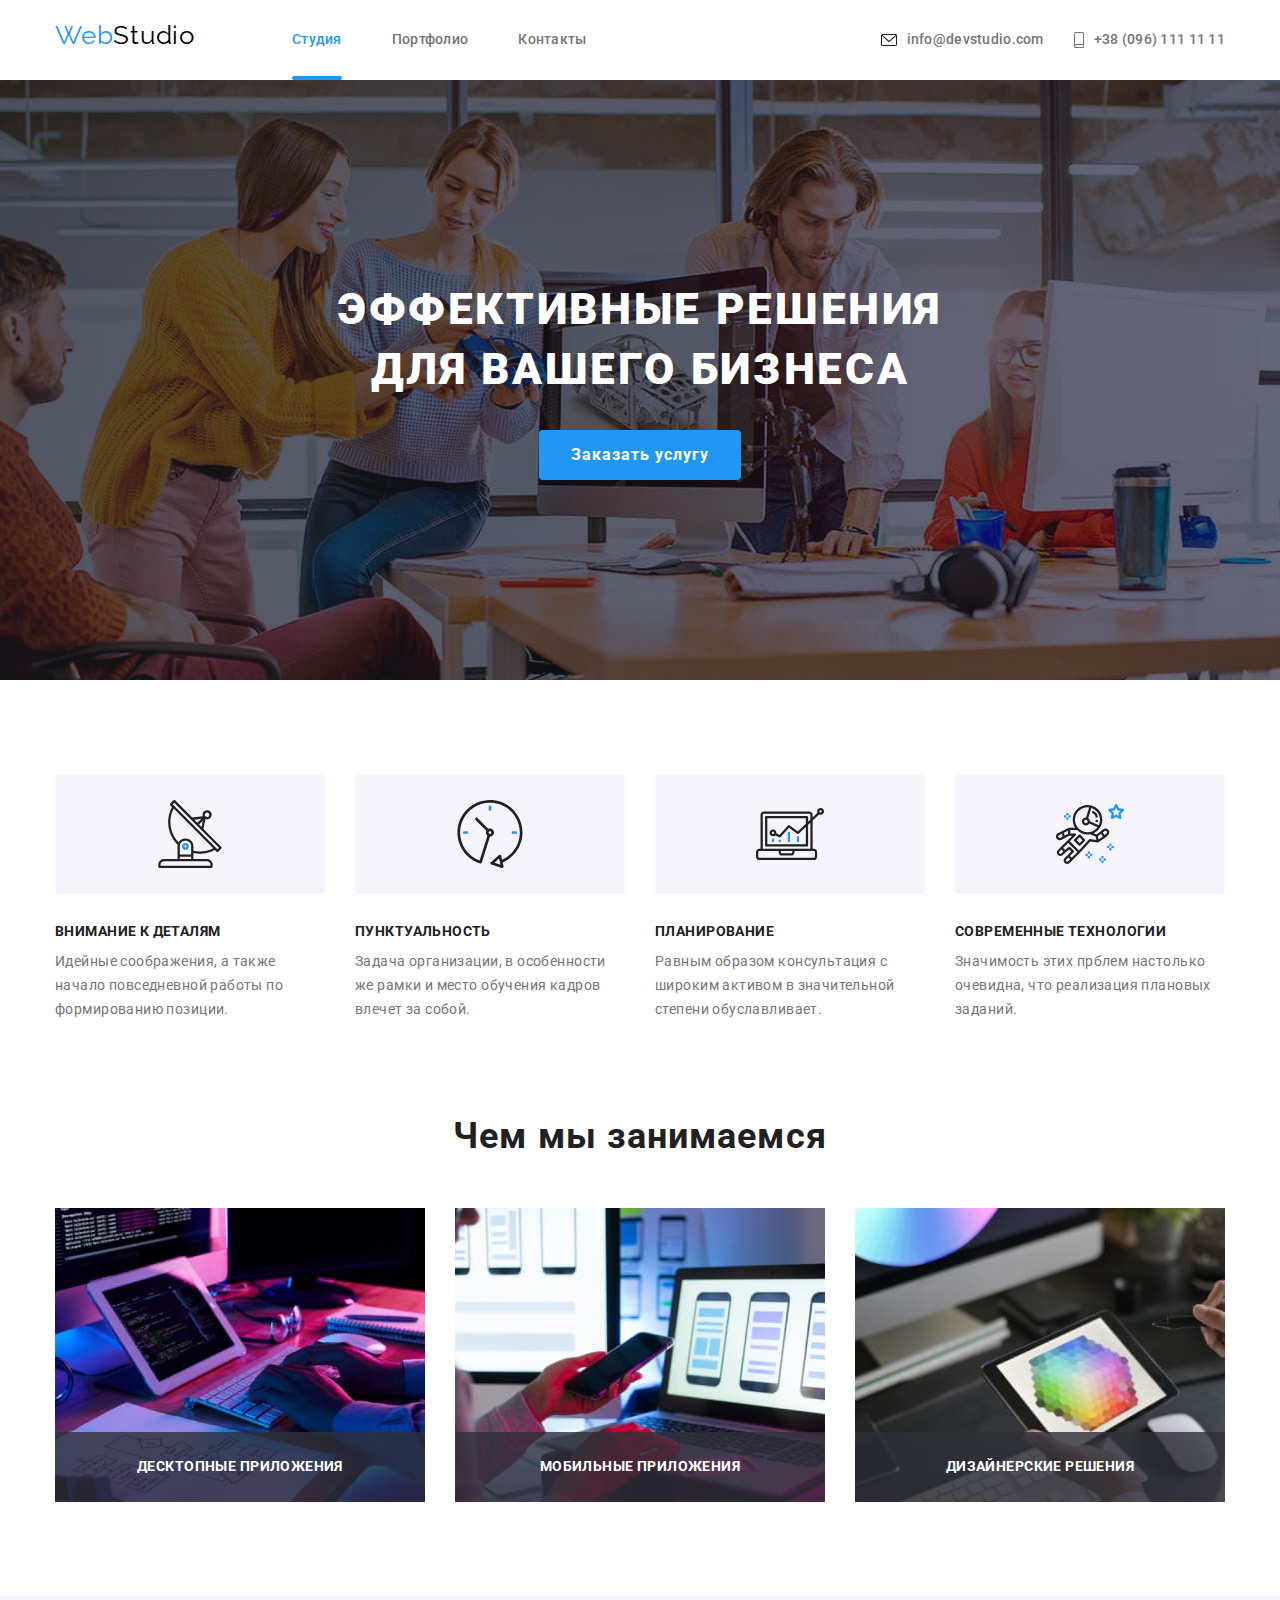
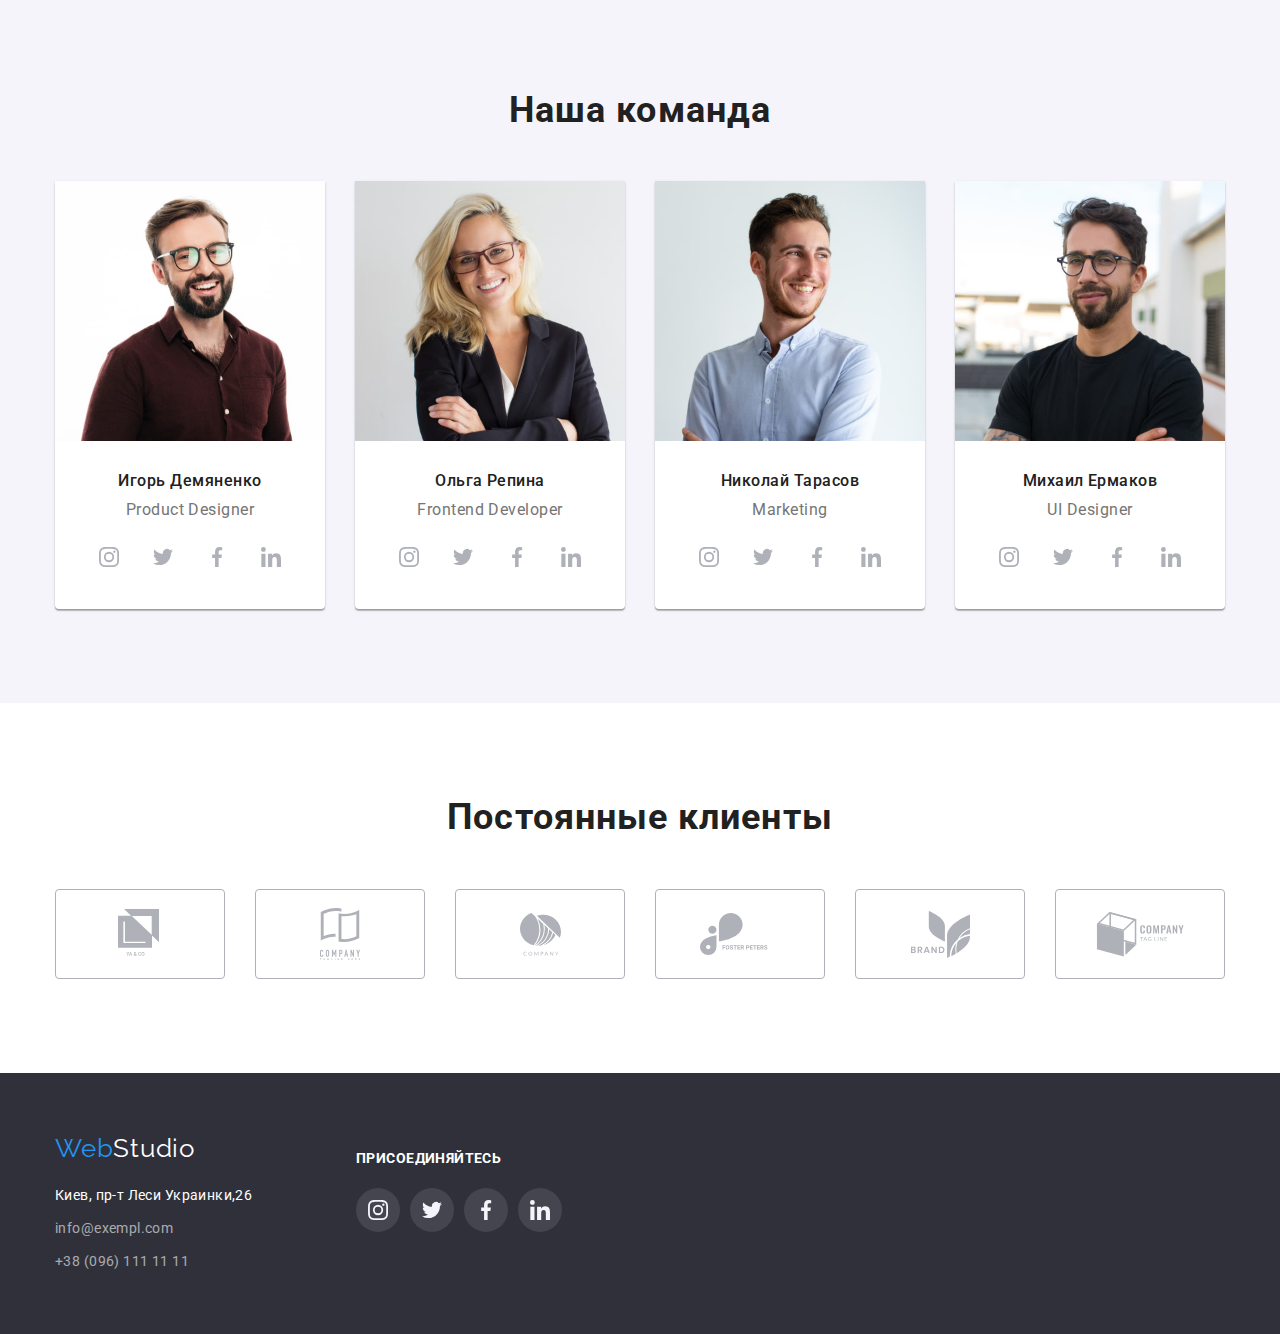
<file: index.html>
<!DOCTYPE html>
<html lang="ru">
  <head>
    <meta charset="UTF-8" />
    <meta name="viewport" content="width=device-width, initial-scale=1.0" />
    <title>Веб студия. Главная</title>
    <link
      href="https://fonts.googleapis.com/css2?family=Raleway:wght@700&family=Roboto:wght@400;500;700;900&display=swap"
      rel="stylesheet"
    />
    <link
      href="https://cdnjs.cloudflare.com/ajax/libs/modern-normalize/1.0.0/modern-normalize.min.css"
      rel="stylesheet"
    />
    <!-- параметр - fallback - заменен параметром swap в линке на гугл фонт.-->
    <!-- link rel="stylesheet" href="./css/normalize.css" /   -->
    <link rel="stylesheet" href="./css/common.css" />
    <link rel="stylesheet" href="./css/main.css" />
    <link rel="stylesheet" href="./css/modal-w-1.css" />
  </head>

  <body>
    <!-- Шапка страницы -->
    <header>
      <div class="container menu-nv">
        <!-- site-nav - Главная навигация -->
        <nav>
          <!-- logo Логотип, всегда ссылка -->
          <a href="./" lang="en" class="logo"
            >Web<span class="logo-black">Studio</span></a
          >
          <!-- site-nav - Ссылки на другие страницы или разделы текущей -->
          <ul class="list site-nav">
            <li class="li-site-nav">
              <a class="link current" href="./index.html">Студия</a>
            </li>
            <li class="li-site-nav">
              <a class="link" href="./html/portfolio.html">Портфолио</a>
            </li>
            <li class="li-site-nav">
              <a class="link" href="./">Контакты</a>
            </li>
          </ul>
        </nav>

        <!-- aus-nav, Contats -->
        <ul class="aus-nav list">
          <li class="mail-smartf">
            <a href="mailto:info@devstudio.com" class="link e-mail">
              <svg class="cnts-e-icon" width="16" height="12">
                <use href="./images/main/sprite-cl-gn.svg#envelope"></use>
              </svg>
              info@devstudio.com
            </a>
          </li>
          <li class="mail-smartf">
            <a href="tel:+380961111111" class="link smartphon">
              <svg class="cnts-s-icon" width="10" height="16">
                <use href="./images/main/sprite-cl-gn.svg#smartphone"></use>
              </svg>
              +38 (096) 111 11 11
            </a>
          </li>
        </ul>
      </div>
    </header>

    <!-- Уникальный контент страницы -->
    <main>
      <!-- Hero - Секция главная -->
      <section class="hero">
        <!--*розташування дає різницю*/-->
        <h1 class="hero-title">
          ЭФФЕКТИВНЫЕ РЕШЕНИЯ<br />
          ДЛЯ ВАШЕГО БИЗНЕСА
        </h1>
        <!-- order - Отображение кнопки  или-->
        <!-- service - Указываем ссыпку  без href=  -->
        <a href="#" class="button" data-modal-open>Заказать услугу</a>
      </section>
      <!-- section advantage  - Секция преимуществ -->

      <section class="advntg">
        <div class="container">
          <ul class="list ul-advantage">
            <li class="li-advantage list-item-adv antenna">
              <h3 class="advantage-title">ВНИМАНИЕ К ДЕТАЛЯМ</h3>
              <p>
                Идейные соображения, а также начало повседневной работы по
                формированию позиции.
              </p>
            </li>
            <li class="li-advantage list-item-adv clock">
              <h3 class="advantage-title">ПУНКТУАЛЬНОСТЬ</h3>
              <p>
                Задача организации, в особенности же рамки и место обучения
                кадров влечет за собой.
              </p>
            </li>
            <li class="li-advantage list-item-adv diagram">
              <h3 class="advantage-title">ПЛАНИРОВАНИЕ</h3>
              <p>
                Равным образом консультация с широким активом в значительной
                степени обуславливает.
              </p>
            </li>
            <li class="li-advantage list-item-adv astronaut">
              <h3 class="advantage-title">СОВРЕМЕННЫЕ ТЕХНОЛОГИИ</h3>
              <p>
                Значимость этих прблем настолько очевидна, что реализация
                плановых заданий.
              </p>
            </li>
          </ul>
        </div>
      </section>

      <!-- section work -->

      <section class="section-work">
        <div class="container">
          <h2 class="section-title">Чем мы занимаемся</h2>
          <ul class="list lu-work">
            <li class="li-work img">
              <img
                src="./images/21.jpg"
                alt="Программист за работой, использует планшет, рукопись, набирая команды на клавиатуре."
                width="370"
              />
              <p class="label-work">ДЕСКТОПНЫЕ ПРИЛОЖЕНИЯ</p>
              <!--  -->
            </li>
            <li class="li-work img">
              <img
                src="./images/22.jpg"
                alt="Человек держит в руках айфон и работает на ноутбуке."
                width="370"
              />
              <p class="label-work">МОБИЛЬНЫЕ ПРИЛОЖЕНИЯ</p>
              <!--  -->
            </li>
            <li class="li-work img">
              <img
                src="./images/23.jpg"
                alt="Дизайнер держит в руках планшет и выбирает цвет из изображенной палитры цветов."
                width="370"
              />
              <p class="label-work">ДИЗАЙНЕРСКИЕ РЕШЕНИЯ</p>
              <!--  -->
            </li>
          </ul>
        </div>
      </section>

      <!-- section staff -->
      <section class="section-staff">
        <div class="container">
          <!--*розташування дає різницю*/-->
          <h2 class="section-title">Наша команда</h2>
          <ul class="list lu-staff">
            <li class="li-staff outline-staff img">
              <img
                src="./images/31.jpg"
                alt="Фотография Игоря Демяненко Product Designer."
                width="270"
              />
              <div class="staff-pr max-wd">
                <h3 class="staff-title">Игорь Демяненко</h3>
                <p class="staff-p">Product Designer</p>

                <!--soc icon-->
                <ul class="list soc-icon-list">
                  <li class="soc-icon-item">
                    <a
                      class="soc-icon-link"
                      href="https://instagram.com"
                      target="_blank"
                      rel="noopener noreferrer"
                      aria-label="ссылка Инстаграм"
                    >
                      <svg class="soc-icon">
                        <use
                          href="./images/main/sprite.svg#instagram-grey"
                        ></use>
                      </svg>
                    </a>
                  </li>
                  <li class="soc-icon-item">
                    <a
                      class="soc-icon-link"
                      href="https://twitter.com"
                      target="_blank"
                      rel="noopener noreferrer"
                      aria-label="ссылка Твиттер"
                    >
                      <svg class="soc-icon">
                        <use href="./images/main/sprite.svg#twitter-grey"></use>
                      </svg>
                    </a>
                  </li>
                  <li class="soc-icon-item">
                    <a
                      class="soc-icon-link"
                      href="https://facebook.com"
                      target="_blank"
                      rel="noopener noreferrer"
                      aria-label="ссылка Фейсбук"
                    >
                      <svg class="soc-icon">
                        <use
                          href="./images/main/sprite.svg#facebook-grey"
                        ></use>
                      </svg>
                    </a>
                  </li>
                  <li class="soc-icon-item">
                    <a
                      class="soc-icon-link"
                      href="https://linkedin.com"
                      target="_blank"
                      rel="noopener noreferrer"
                      aria-label="ссылка Линкедин"
                    >
                      <svg class="soc-icon">
                        <use
                          href="./images/main/sprite.svg#linkedin-grey"
                        ></use>
                      </svg>
                    </a>
                  </li>
                </ul>
              </div>
            </li>
            <!--end soc icon -->
            <li class="li-staff outline-staff img">
              <img
                src="./images/32.jpg"
                alt="Фотография Ольги Репиной Frontend Developer."
                width="270"
              />
              <div class="staff-pr max-wd">
                <h3 class="staff-title">Ольга Репина</h3>
                <p class="staff-p">Frontend Developer</p>

                <!--soc icon-->
                <ul class="list soc-icon-list">
                  <li class="soc-icon-item">
                    <a
                      class="soc-icon-link"
                      href="https://instagram.com"
                      target="_blank"
                      rel="noopener noreferrer"
                      aria-label="ссылка Инстаграм"
                    >
                      <svg class="soc-icon">
                        <use
                          href="./images/main/sprite.svg#instagram-grey"
                        ></use>
                      </svg>
                    </a>
                  </li>
                  <li class="soc-icon-item">
                    <a
                      class="soc-icon-link"
                      href="https://twitter.com"
                      target="_blank"
                      rel="noopener noreferrer"
                      aria-label="ссылка Твиттер"
                    >
                      <svg class="soc-icon">
                        <use href="./images/main/sprite.svg#twitter-grey"></use>
                      </svg>
                    </a>
                  </li>
                  <li class="soc-icon-item">
                    <a
                      class="soc-icon-link"
                      href="https://facebook.com"
                      target="_blank"
                      rel="noopener noreferrer"
                      aria-label="ссылка Фейсбук"
                    >
                      <svg class="soc-icon">
                        <use
                          href="./images/main/sprite.svg#facebook-grey"
                        ></use>
                      </svg>
                    </a>
                  </li>
                  <li class="soc-icon-item">
                    <a
                      class="soc-icon-link"
                      href="https://linkedin.com"
                      target="_blank"
                      rel="noopener noreferrer"
                      aria-label="ссылка Линкедин"
                    >
                      <svg class="soc-icon">
                        <use
                          href="./images/main/sprite.svg#linkedin-grey"
                        ></use>
                      </svg>
                    </a>
                  </li>
                </ul>
              </div>
            </li>
            <!--end soc icon -->

            <li class="li-staff outline-staff img">
              <img
                src="./images/33.jpg"
                alt="Фотография Николая Тарасова Marketing."
                width="270"
              />
              <div class="staff-pr max-wd">
                <h3 class="staff-title">Николай Тарасов</h3>
                <p class="staff-p">Marketing</p>

                <!--soc icon-->
                <ul class="list soc-icon-list">
                  <li class="soc-icon-item">
                    <a
                      class="soc-icon-link"
                      href="https://instagram.com"
                      target="_blank"
                      rel="noopener noreferrer"
                      aria-label="ссылка Инстаграм"
                    >
                      <svg class="soc-icon">
                        <use
                          href="./images/main/sprite.svg#instagram-grey"
                        ></use>
                      </svg>
                    </a>
                  </li>
                  <li class="soc-icon-item">
                    <a
                      class="soc-icon-link"
                      href="https://twitter.com"
                      target="_blank"
                      rel="noopener noreferrer"
                      aria-label="ссылка Твиттер"
                    >
                      <svg class="soc-icon">
                        <use href="./images/main/sprite.svg#twitter-grey"></use>
                      </svg>
                    </a>
                  </li>
                  <li class="soc-icon-item">
                    <a
                      class="soc-icon-link"
                      href="https://facebook.com"
                      target="_blank"
                      rel="noopener noreferrer"
                      aria-label="ссылка Фейсбук"
                    >
                      <svg class="soc-icon">
                        <use
                          href="./images/main/sprite.svg#facebook-grey"
                        ></use>
                      </svg>
                    </a>
                  </li>
                  <li class="soc-icon-item">
                    <a
                      class="soc-icon-link"
                      href="https://linkedin.com"
                      target="_blank"
                      rel="noopener noreferrer"
                      aria-label="ссылка Линкедин"
                    >
                      <svg class="soc-icon">
                        <use
                          href="./images/main/sprite.svg#linkedin-grey"
                        ></use>
                      </svg>
                    </a>
                  </li>
                </ul>
              </div>
            </li>
            <!--end soc icon -->

            <li class="li-staff outline-staff img">
              <img
                src="./images/34.jpg"
                alt="Фотография Михаила Ермакова UI Designer."
                width="270"
              />
              <div class="staff-pr max-wd">
                <h3 class="staff-title">Михаил Ермаков</h3>
                <p class="staff-p">UI Designer</p>

                <!--soc icon-->
                <ul class="list soc-icon-list">
                  <li class="soc-icon-item">
                    <a
                      class="soc-icon-link"
                      href="https://instagram.com"
                      target="_blank"
                      rel="noopener noreferrer"
                      aria-label="ссылка Инстаграм"
                    >
                      <svg class="soc-icon">
                        <use
                          href="./images/main/sprite.svg#instagram-grey"
                        ></use>
                      </svg>
                    </a>
                  </li>
                  <li class="soc-icon-item">
                    <a
                      class="soc-icon-link"
                      href="https://twitter.com"
                      target="_blank"
                      rel="noopener noreferrer"
                      aria-label="ссылка Твиттер"
                    >
                      <svg class="soc-icon">
                        <use href="./images/main/sprite.svg#twitter-grey"></use>
                      </svg>
                    </a>
                  </li>
                  <li class="soc-icon-item">
                    <a
                      class="soc-icon-link"
                      href="https://facebook.com"
                      target="_blank"
                      rel="noopener noreferrer"
                      aria-label="ссылка Фейсбук"
                    >
                      <svg class="soc-icon">
                        <use
                          href="./images/main/sprite.svg#facebook-grey"
                        ></use>
                      </svg>
                    </a>
                  </li>
                  <li class="soc-icon-item">
                    <a
                      class="soc-icon-link"
                      href="https://linkedin.com"
                      target="_blank"
                      rel="noopener noreferrer"
                      aria-label="ссылка Линкедин"
                    >
                      <svg class="soc-icon">
                        <use
                          href="./images/main/sprite.svg#linkedin-grey"
                        ></use>
                      </svg>
                    </a>
                  </li>
                </ul>
              </div>
            </li>
            <!--end soc icon -->
          </ul>
        </div>
      </section>

      <!-- секція клієнтів -->
      <section class="section-clients">
        <div class="container">
          <h2 class="section-title">Постоянные клиенты</h2>
          <ul class="list clts-icon-list">
            <li class="clts-icon-item">
              <a
                class="clts-icon-link"
                href="./index.html"
                target="_blank"
                rel="noopener noreferrer"
                aria-label="ссылка YA&CO"
              >
                <svg class="clts-icon-o">
                  <use href="./images/main/sprite-cl-gn.svg#logo-1"></use>
                </svg>
              </a>
            </li>

            <li class="clts-icon-item">
              <a
                class="clts-icon-link"
                href="./index.html"
                target="_blank"
                rel="noopener noreferrer"
                aria-label="ссылка COMPANY  TAGLINE HERE"
              >
                <svg class="clts-icon-t">
                  <use href="./images/main/sprite-cl-gn.svg#logo-2"></use>
                </svg>
              </a>
            </li>
            <li class="clts-icon-item">
              <a
                class="clts-icon-link"
                href="./index.html"
                target="_blank"
                rel="noopener noreferrer"
                aria-label="ссылка COMPANY"
              >
                <svg class="clts-icon-th">
                  <use href="./images/main/sprite-cl-gn.svg#logo-3"></use>
                </svg>
              </a>
            </li>
            <li class="clts-icon-item">
              <a
                class="clts-icon-link"
                href="./index.html"
                target="_blank"
                rel="noopener noreferrer"
                aria-label="ссылка FOSTER PETERS"
              >
                <svg class="clts-icon-fr">
                  <use href="./images/main/sprite-cl-gn.svg#logo-4"></use>
                </svg>
              </a>
            </li>
            <li class="clts-icon-item">
              <a
                class="clts-icon-link"
                href="./index.html"
                target="_blank"
                rel="noopener noreferrer"
                aria-label="ссылка BREND"
              >
                <svg class="clts-icon-fv">
                  <use href="./images/main/sprite-cl-gn.svg#logo-5"></use>
                </svg>
              </a>
            </li>
            <li class="clts-icon-item">
              <a
                class="clts-icon-link"
                href="./index.html"
                target="_blank"
                rel="noopener noreferrer"
                aria-label="ссылка COMPANY TAG LINES"
              >
                <svg class="clts-icon-sx">
                  <use href="./images/main/sprite-cl-gn.svg#logo-6"></use>
                </svg>
              </a>
            </li>
          </ul>
        </div>
      </section>
      <!---->
    </main>

    <!-- Подвал страницы -->
    <footer>
      <div class="container flexbox">
        <!-- Адрес и контакты -->
        <div class="block-adr">
          <a href="./" lang="en" class="logo padd"
            >Web<span class="logo-white">Studio</span></a
          >
          <address class="address">
            <span>Киев, пр-т Леси Украинки,26</span>
            <a href="mailto:info@exempl.com" class="aus-footer"
              >info@exempl.com</a
            >
            <a href="tel:+380961111111" class="aus-footer"
              >+38 (096) 111 11 11</a
            >
          </address>
        </div>
        <!-- соц. контакты, ПРИЗИВ -->
        <div>
          <div class="list soccontact">
            <b class="soccontact-title">ПРИСОЕДИНЯЙТЕСЬ</b>

            <div class="flexbox">
              <ul class="list fsoc-icon-list">
                <li class="fsoc-icon-item">
                  <a
                    class="fsoc-icon-link"
                    href="https://instagram.com"
                    target="_blank"
                    rel="noopener noreferrer"
                    aria-label="ссылка Инстаграм"
                  >
                    <svg class="fsoc-icon">
                      <use href="./images/main/sprite.svg#instagram-grey"></use>
                    </svg>
                  </a>
                </li>
                <li class="fsoc-icon-item">
                  <a
                    class="fsoc-icon-link"
                    href="https://twitter.com"
                    target="_blank"
                    rel="noopener noreferrer"
                    aria-label="ссылка Твиттер"
                  >
                    <svg class="fsoc-icon">
                      <use href="./images/main/sprite.svg#twitter-grey"></use>
                    </svg>
                  </a>
                </li>
                <li class="fsoc-icon-item">
                  <a
                    class="fsoc-icon-link"
                    href="https://facebook.com"
                    target="_blank"
                    rel="noopener noreferrer"
                    aria-label="ссылка Фейсбук"
                  >
                    <svg class="fsoc-icon">
                      <use href="./images/main/sprite.svg#facebook-grey"></use>
                    </svg>
                  </a>
                </li>
                <li class="fsoc-icon-item">
                  <a
                    class="fsoc-icon-link"
                    href="https://linkedin.com"
                    target="_blank"
                    rel="noopener noreferrer"
                    aria-label="ссылка Линкедин"
                  >
                    <svg class="fsoc-icon">
                      <use href="./images/main/sprite.svg#linkedin-grey"></use>
                    </svg>
                  </a>
                </li>
              </ul>
            </div>
          </div>
        </div>
      </div>
    </footer>

    <!-- модальне вікно, скрипт JS в modal.js-->

    <div class="backdrop is-hidden" data-modal>
      <!--     <a class="close-modal-link" data-modal-open="">
        
        <svg class="icon-ellipse-modal" width="30" , right="30">
          <use href="./images/main/sprite-cl-gn.svg#circle"></use>
        </svg>
        <svg class="icon-modal" width="18" , right="18">
          <use href="./images/main/sprite-cl-gn.svg#closelink"></use>
        </svg>
       
      </a>
       -->

      <div class="modal-one">
        <p>Оставьте свои данные, мы вам перезвоним</p>
        <div class="content-modal flexbox-modal">
          <!--    <button class="button" href="">Отправить</button> -->
          <!--  <button type="button" data-modal-close>закрить</button> -->
          <button class="button-modal-close" data-modal-close="">
            <!--  <a href="#" class="button link" data-modal-close>-->
            <svg class="icon-modal-close" width="18" height="18">
              <use href="./images/main/sprite-cl-gn.svg#closelink"></use>
            </svg>
          </button>
        </div>
      </div>
    </div>

    <!--  скрипт JS в modal.js    -->
    <script src="./js/modal.js"></script>
  </body>
</html>

<!-- абсолютные пути
                  <img src="https://www.figma.com/file/VQ02IIL57fc33U4GP1WEdf/Web-Studio-Version-2.0?node-id=1572%3A136"
                
                  <img src="https://www.figma.com/file/VQ02IIL57fc33U4GP1WEdf/Web-Studio-Version-2.0?node-id=1572%3A141"
             
                  <img src="https://www.figma.com/file/VQ02IIL57fc33U4GP1WEdf/Web-Studio-Version-2.0?node-id=1572%3A146"
    
                  <img src="https://www.figma.com/file/VQ02IIL57fc33U4GP1WEdf/Web-Studio-Version-2.0?node-id=1572%3A155"
                  
                  <img src="https://www.figma.com/file/VQ02IIL57fc33U4GP1WEdf/Web-Studio-Version-2.0?node-id=1572%3A183"
               
                  <img src="https://www.figma.com/file/VQ02IIL57fc33U4GP1WEdf/Web-Studio-Version-2.0?node-id=1572%3A211"
               
                  <img src="https://www.figma.com/file/VQ02IIL57fc33U4GP1WEdf/Web-Studio-Version-2.0?node-id=1572%3A239"  -->
</file>
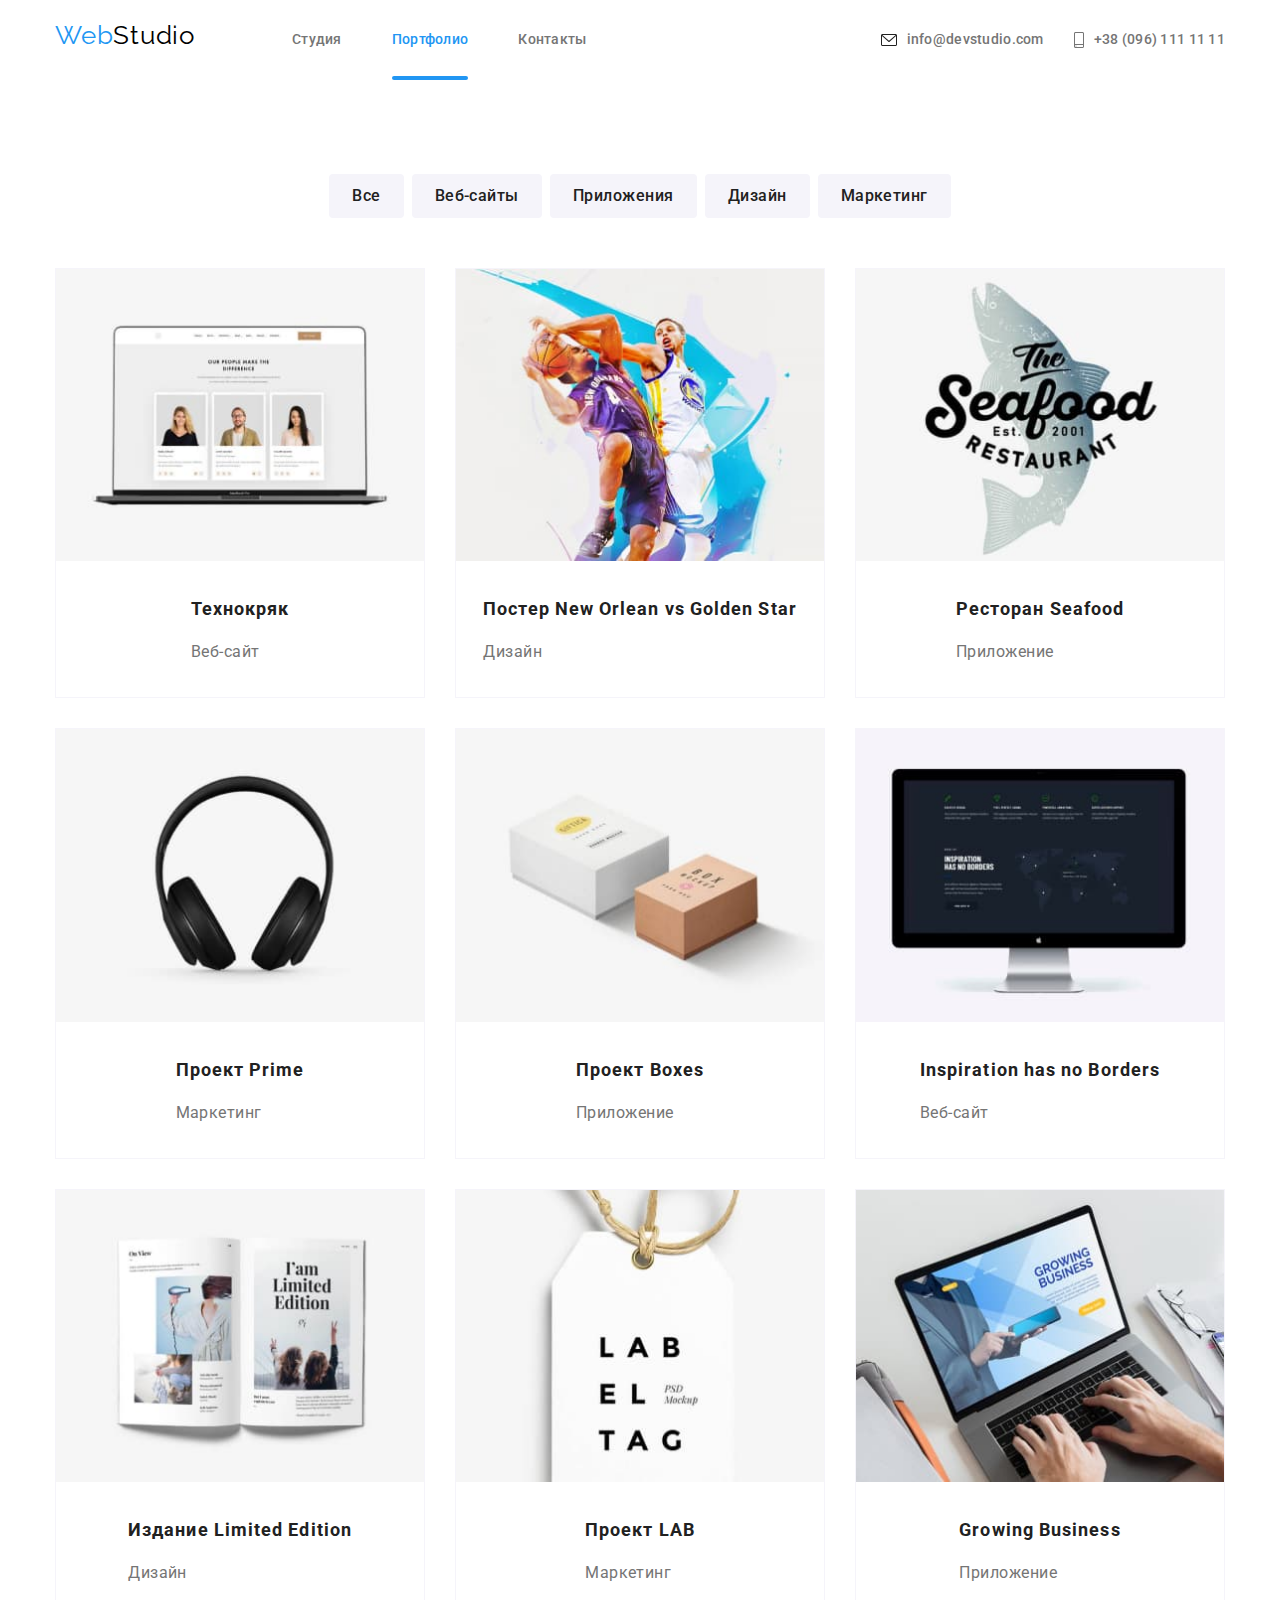
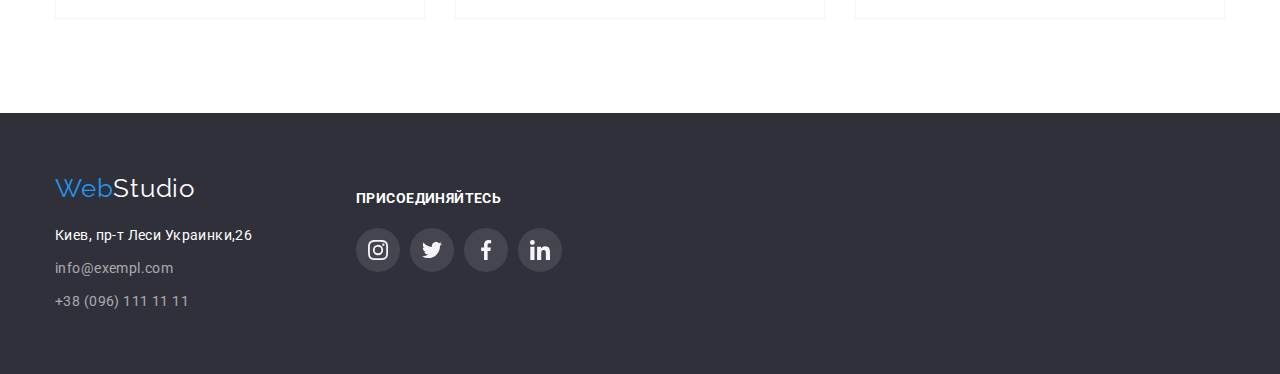
<file: html/portfolio.html>
<!DOCTYPE html>
<html lang="ru">
  <head>
    <meta charset="UTF-8" />
    <meta name="viewport" content="width=device-width, initial-scale=1.0" />
    <title>Portfolio</title>
    <link
      href="https://fonts.googleapis.com/css2?family=Raleway:wght@700&family=Roboto:wght@400;500;700;900&display=swap"
      rel="stylesheet"
    />
    <link
      href="https://cdnjs.cloudflare.com/ajax/libs/modern-normalize/1.0.0/modern-normalize.min.css"
      rel="stylesheet"
    />
    <!-- Див.на 2.34 год. вебінар Модуль 2. Вебинар №3. Основы CSS. Селекторы. Цвет -->
    <!-- link rel="stylesheet" href="./css/normalize.css" /   -->
    <link rel="stylesheet" href="../css/common.css" />
    <link rel="stylesheet" href="../css/portfolio.css" />
    <link rel="stylesheet" href="../css/modal-w-1.css" />
  </head>

  <!-- Контент страницы portfolio-->

  <body>
    <!-- Шапка страницы -->
    <header>
      <div class="container menu-nv">
        <!-- site-nav - Главная навигация -->
        <nav>
          <!-- logo Логотип, всегда ссылка -->
          <a href="../" lang="en" class="logo"
            >Web<span class="logo-black">Studio</span></a
          >
          <!-- site-nav - Ссылки на другие страницы или разделы текущей -->
          <ul class="list site-nav">
            <li class="li-site-nav">
              <a class="link" href="../index.html">Студия</a>
            </li>
            <li class="li-site-nav">
              <a class="link current" href="../html/portfolio.html"
                >Портфолио</a
              >
            </li>
            <li class="li-site-nav">
              <a class="link" href="../">Контакты</a>
            </li>
          </ul>
        </nav>

        <!-- aus-nav, Contats -->
        <ul class="aus-nav list">
          <li class="mail-smartf">
            <a href="mailto:info@devstudio.com" class="link e-mail">
              <svg class="cnts-e-icon" width="16" height="12">
                <use href="../images/main/sprite-cl-gn.svg#envelope"></use>
              </svg>
              info@devstudio.com
            </a>
          </li>
          <li class="mail-smartf">
            <a href="tel:+380961111111" class="link smartphon">
              <svg class="cnts-s-icon" width="10" height="16">
                <use href="../images/main/sprite-cl-gn.svg#smartphone"></use>
              </svg>
              +38 (096) 111 11 11
            </a>
          </li>
        </ul>
      </div>
    </header>

    <main>
      <!-- навигация портфолио-->
      <section class="general">
        <div class="container">
          <ul class="filter-btn list topline">
            <li class="describe-btn">
              <button type="button">Все</button>
            </li>
            <li class="describe-btn">
              <button type="button">Веб-сайты</button>
            </li>
            <li class="describe-btn">
              <button type="button">Приложения</button>
            </li>
            <li class="describe-btn">
              <button type="button">Дизайн</button>
            </li>
            <li class="describe-btn">
              <button type="button">Маркетинг</button>
            </li>
          </ul>

          <!--  <h1> ПОРТФОЛИО </h1>      -->
          <ul class="list ul-dcrtn">
            <li class="block-li">
              <!-- cсилка  -->
              <a class="link hf" href="">
                <div class="thumb-c">
                  <img
                    src="../images/portfolio-img/hw-02-001.jpg"
                    alt="Изибражение контента веб-сайта."
                    width="370"
                    height="294"
                  />
                  <p class="describe-work">
                    Технокряк это современная площадка распространения
                    коронавируса. Компании используют эту платформу для
                    цифрового шпионажа и атак на защищенные сервера конкурентов.
                  </p>
                </div>
                <div class="card-title">
                  <h2 class="name-work">Технокряк</h2>
                  <p class="type-work">Веб-сайт</p>
                </div>
              </a>
            </li>

            <li class="block-li">
              <!-- cсилка  -->
              <a class="link hf" href="">
                <div class="thumb-c">
                  <img
                    src="../images/portfolio-img/hw-02-002.jpg"
                    alt="Изображение баскетболистов с мячем."
                    width="370"
                    height="294"
                  />
                  <p class="describe-work">
                    Технокряк это современная площадка распространения
                    коронавируса. Компании используют эту платформу для
                    цифрового шпионажа и атак на защищенные сервера конкурентов.
                  </p>
                </div>

                <div class="card-title">
                  <h2 class="name-work">Постер New Orlean vs Golden Star</h2>
                  <p class="type-work">Дизайн</p>
                </div>
              </a>
            </li>
            <li class="block-li">
              <!-- cсилка  -->
              <a class="link hf" href="">
                <div class="thumb-c">
                  <img
                    src="../images/portfolio-img/hw-02-003.jpg"
                    alt="Изображение афиши ресторана Seafood."
                    width="370"
                    height="294"
                  />
                  <p class="describe-work">
                    Технокряк это современная площадка распространения
                    коронавируса. Компании используют эту платформу для
                    цифрового шпионажа и атак на защищенные сервера конкурентов.
                  </p>
                </div>

                <div class="card-title">
                  <h2 class="name-work">Ресторан Seafood</h2>
                  <p class="type-work">Приложение</p>
                </div>
              </a>
            </li>

            <li class="block-li">
              <!-- cсилка  -->
              <a class="link hf" href="">
                <div class="thumb-c">
                  <img
                    src="../images/portfolio-img/hw-02-004.jpg"
                    alt="Изображение товара наушникм."
                    width="370"
                    height="294"
                  />
                  <p class="describe-work">
                    Технокряк это современная площадка распространения
                    коронавируса. Компании используют эту платформу для
                    цифрового шпионажа и атак на защищенные сервера конкурентов.
                  </p>
                </div>

                <div class="card-title">
                  <h2 class="name-work">Проект Prime</h2>
                  <p class="type-work">Маркетинг</p>
                </div>
              </a>
            </li>
            <li class="block-li">
              <!-- cсилка  -->
              <a class="link hf" href="">
                <div class="thumb-c">
                  <img
                    src="../images/portfolio-img/hw-02-005.jpg"
                    alt="Изображение упаковочных коробок."
                    width="370"
                    height="294"
                  />
                  <p class="describe-work">
                    Технокряк это современная площадка распространения
                    коронавируса. Компании используют эту платформу для
                    цифрового шпионажа и атак на защищенные сервера конкурентов.
                  </p>
                </div>

                <div class="card-title">
                  <h2 class="name-work">Проект Boxes</h2>
                  <p class="type-work">Приложение</p>
                </div>
              </a>
            </li>
            <li class="block-li">
              <!-- cсилка  -->
              <a class="link hf" href="">
                <div class="thumb-c">
                  <img
                    src="../images/portfolio-img/hw-02-006.jpg"
                    alt="Изображение презентации веб-сайта."
                    width="370"
                    height="294"
                  />
                  <p class="describe-work">
                    Технокряк это современная площадка распространения
                    коронавируса. Компании используют эту платформу для
                    цифрового шпионажа и атак на защищенные сервера конкурентов.
                  </p>
                </div>

                <div class="card-title">
                  <h2 class="name-work">Inspiration has no Borders</h2>
                  <p class="type-work">Веб-сайт</p>
                </div>
              </a>
            </li>
            <li class="block-li">
              <!-- cсилка  -->
              <a class="link hf" href="">
                <div class="thumb-c">
                  <img
                    src="../images/portfolio-img/hw-02-007.jpg"
                    alt="Изображение рекламного издания."
                    width="370"
                    height="294"
                  />
                  <p class="describe-work">
                    Технокряк это современная площадка распространения
                    коронавируса. Компании используют эту платформу для
                    цифрового шпионажа и атак на защищенные сервера конкурентов.
                  </p>
                </div>

                <div class="card-title">
                  <h2 class="name-work">Издание Limited Edition</h2>
                  <p class="type-work">Дизайн</p>
                </div>
              </a>
            </li>
            <li class="block-li">
              <!-- cсилка  -->
              <a class="link hf" href="">
                <div class="thumb-c">
                  <img
                    src="../images/portfolio-img/hw-02-008.jpg"
                    alt="Изображение бирка товара."
                    width="370"
                    height="294"
                  />
                  <p class="describe-work">
                    Технокряк это современная площадка распространения
                    коронавируса. Компании используют эту платформу для
                    цифрового шпионажа и атак на защищенные сервера конкурентов.
                  </p>
                </div>

                <div class="card-title">
                  <h2 class="name-work">Проект LAB</h2>
                  <p class="type-work">Маркетинг</p>
                </div>
              </a>
            </li>
            <li class="block-li">
              <!-- cсилка  -->
              <a class="link hf" href="">
                <div class="thumb-c">
                  <img
                    src="../images/portfolio-img/hw-02-009.jpg"
                    alt="Изображение презентации бизнеса на ноутбуке."
                    width="370"
                    height="294"
                  />
                  <p class="describe-work">
                    Технокряк это современная площадка распространения
                    коронавируса. Компании используют эту платформу для
                    цифрового шпионажа и атак на защищенные сервера конкурентов.
                  </p>
                </div>

                <div class="card-title">
                  <h2 class="name-work">Growing Business</h2>
                  <p class="type-work">Приложение</p>
                </div>
              </a>
            </li>
          </ul>
        </div>
      </section>
    </main>

    <!-- Подвал страницы -->
    <footer>
      <div class="container flexbox">
        <!-- Адрес и контакты -->
        <div class="block-adr">
          <a href="../index.html" lang="en" class="logo padd"
            >Web<span class="logo-white">Studio</span></a
          >
          <address class="address">
            <span>Киев, пр-т Леси Украинки,26</span>
            <a href="mailto:info@exempl.com" class="aus-footer"
              >info@exempl.com</a
            >
            <a href="tel:+380961111111" class="aus-footer"
              >+38 (096) 111 11 11</a
            >
          </address>
        </div>
        <!-- соц. контакты, ПРИЗИВ -->
        <div>
          <div class="list soccontact">
            <b class="soccontact-title">ПРИСОЕДИНЯЙТЕСЬ</b>

            <div class="flexbox">
              <ul class="list fsoc-icon-list">
                <li class="fsoc-icon-item">
                  <a
                    class="fsoc-icon-link"
                    href="https://instagram.com"
                    target="_blank"
                    rel="noopener noreferrer"
                    aria-label="ссылка Инстаграм"
                  >
                    <svg class="fsoc-icon">
                      <use
                        href="../images/main/sprite.svg#instagram-grey"
                      ></use>
                    </svg>
                  </a>
                </li>
                <li class="fsoc-icon-item">
                  <a
                    class="fsoc-icon-link"
                    href="https://twitter.com"
                    target="_blank"
                    rel="noopener noreferrer"
                    aria-label="ссылка Твиттер"
                  >
                    <svg class="fsoc-icon">
                      <use href="../images/main/sprite.svg#twitter-grey"></use>
                    </svg>
                  </a>
                </li>
                <li class="fsoc-icon-item">
                  <a
                    class="fsoc-icon-link"
                    href="https://facebook.com"
                    target="_blank"
                    rel="noopener noreferrer"
                    aria-label="ссылка Фейсбук"
                  >
                    <svg class="fsoc-icon">
                      <use href="../images/main/sprite.svg#facebook-grey"></use>
                    </svg>
                  </a>
                </li>
                <li class="fsoc-icon-item">
                  <a
                    class="fsoc-icon-link"
                    href="https://linkedin.com"
                    target="_blank"
                    rel="noopener noreferrer"
                    aria-label="ссылка Линкедин"
                  >
                    <svg class="fsoc-icon">
                      <use href="../images/main/sprite.svg#linkedin-grey"></use>
                    </svg>
                  </a>
                </li>
              </ul>
            </div>
          </div>
        </div>
      </div>
    </footer>
    <!-- Ставим перед закрывающим тегом body.
        data-modal-open - на кнопку открытия модального окна
        data-modal-close - на кнопку закрытия модального окна
        data-modal - на бекдроп модального окна  -->
    <script src="../js/modal.js"></script>
  </body>
</html>

<!-- абсолютные пути  не cкопировались  -->
</file>
<file: css/common.css>
:root {
  /*як селектор html для index.html
  Робимо об'яву своїх перемінних:*/
  --primary-text-color: #212121;
  --title-text-color: #757575;
  --accent-color: #2196f3;
  --primary-white-color: #ffffff;

  --secondary-bckgr-color: #2f303a;
  --secondary-grey-color: rgba(255, 255, 255, 0.6);
  --soc-icon-grey-color:  rgba(255, 255, 255, 0.1);
  --field-color:  rgba(47, 48, 58, 0.8);
  --thumb-c-color: rgba(33, 150, 243, 0.9);  /* Голубой #2196f3 (33, 150, 243) 90% */
 
  --secondary-black-color: #000000;
  --button-bckgr-color: #f5f4fa;
  --soc-icon-color: #AFB1B8;
  --no-color: #00; /* 00 - полностью прозрачный */
  --noel-color: rgba(0, 0, 0, 0.1);

  --timing-function:  cubic-bezier(0.4, 0, 0.2, 1);
}


body {
  background-color: var(--primary-white-color);
  color: var(--title-text-color);

  font-family: Roboto, Raleway, sans-serif;
  /*щрифт без насічок*/
  /*letter-spacing: 0.15em;   Унаслідковуване*/
}

.container {
  /*  центрування  */
  /*margin: 0 auto;*/
  margin-left: auto;
  margin-right: auto;
  width: 1200px; /* 1170 + 15 + 15 */
  padding-left: 15px;
  padding-right: 15px;


  /*outline: 2px solid tomato; /* слой */
  /* background-color: #fffbbb; / завжди використовуватити в роботі з container*/
}

/*  margin: 0 auto;  */

img {
  /*зняти margin в картиках*/
  display: block;
  max-width: 100%;
  height: auto;
}
a {
  text-decoration: none;
}

/*{ display: inline-block; /Превращает любой элемент в строчный, простой  текст */

/**** Site-nav  */
.menu-nv {
  position: relative;     /*модальне вікго ? */
  display: flex;
  height: 80px;
  align-items: center;
}

.list {
  padding: 0; /* або пройтись через ліву крайню кнопку в F12 */
  margin: 0; /* або пройтись через ліву крайню кнопку в F12 */
           
  /* class для сброса стиля, например, точек при uL 
  и link для можно так же. M.2,Веб.З: 1.42.20 */
  list-style: none; 
}

/* logo */
.logo {
  display: inline-flex;
  color: var(--accent-color);
  font-family: Raleway, cursive;
  font-size: 26px;
  line-height: 1.19;
  /* identical to box height */
  letter-spacing: 0.03em;
  text-decoration: none; /*праює тільки зі ссилками*/
 }

.logo-black {
  margin-right: 93px; 
  color: var(--secondary-black-color);
}

.site-nav .link,
.aus-nav .link {
  
  display: block;
  align-items: center;
  padding-top: 32px;
  padding-bottom: 32px;

  color: var(--title-text-color);

  font-weight: 500;
  font-size: 14px;
  line-height: 1.14;
  letter-spacing: 0.02em;
}
/* очистка крайньої геометрії, 3-й варіант*/
.site-nav .li-site-nav + .li-site-nav { 
   margin-left: 50px; 
}

.site-nav {
  display: inline-flex;
}
.site-nav .current{
  display: block; /* зняти зазор перед елементом справа (для inline block - не застосовується)*/
  color: var(--accent-color);
  transition: color 250ms  var(--timing-function),
              opacity 250ms  var(--timing-function);
}
.site-nav .link:hover,
.site-nav .current:focus {
  color: var(--accent-color);
  text-decoration: none; /*праює тільки зі ссилками*/

}

/* контакти:іконки mail-tel */
/* svg */

.cnts-e-icon {        /* <swg> */
  margin-right: 10px;
  /*width: 16px;
  height: 12px;*/
  fill: var(--primary-text-color);

}
.e-mail {             /* <a> */
  display: flex;
  align-items: center;
}

.cnts-s-icon {        /* <swg> */
  margin-right:10px;   
  /*width: 10px;
  height: 16px;*/
  fill: var(--title-text-color); /* перед цим з sprite.svg видалити fill */
}   
.smartphon {            /* <a> */
  display: flex;
  align-items: center;
}

.mail-smartf {    /* <li>  */
  display: flex;  
  align-items: center; 
 /* background-color: var(--soc-icon-grey-color);*/
 }

.mail-smartf .link  {
  display: flex;  /* зняти зазор перед елементом справа (для inline block - не застосовується) */
  padding-top: 32px;
  padding-bottom: 32px;
  align-items: center;
}
.aus-nav {     /* <ul> */
  display: flex;
  margin-left: auto;
}
.aus-nav .mail-smartf + .mail-smartf {    /* <li>  */
  margin-left: 30px;

}

.aus-nav .e-mail:hover .cnts-e-icon,
.aus-nav .smartphon:hover .cnts-s-icon {
  fill: var(--accent-color);
  transition: fill 250ms  var(--timing-function),
  opacity 250ms  var(--timing-function);
}
.aus-nav .e-mail:hover, 
.aus-nav .e-mail:focus, 
.aus-nav .smartphon:hover,
.aus-nav .smartphon:focus {
 color: var(--accent-color);
}

/* :: finger і підкреслювання */
/*.finger::after {
  background-image: url("../images/finger.svg");    /*фонове зображення  /
  fill: var(--soc-icon-color); / перед цим з sprite.svg видалити fill /
}
.finger:hover::after {
  background-image: url("../images/finger.svg");
  fill: var(--accent-color);
}    */

 /*.menu-link .current:hover::after {
  content: ""; /*обовязкова властивысть псевдоелемента, для йоно створення досить залишити пустим*/
  /*position: absolute; /* ! на предка назначити  position: relative;*/
 /* position: relative;
      display: flex;
      left: 453px;
  bottom: 0;
  width: 49px;
  height: 4px;
  background-color: var(--accent-color);
    outline: 1px solid tomato; /* слой /
  border-radius: 2px; */
 
.li-site-nav{
  position: relative;
 }
.current::after {   /* клас з   <a class="link current" href="./index.html">Студия</a> */
  content: "";
  position: absolute; /* ! на батька задати ссилку  position: relative; +++ -> вище */
  width: 100%;
  height: 4px;
  left:0;
  bottom:0;
  background: var(--accent-color);
  border-radius: 2px; 
  align-items: center;
}
  

/* main */
/* end main */


/*  footer,  для portfolio, index */
.flexbox {
  display: flex;
}
/*footer background #2F303A*/

footer {
     /*  центрування  */
    /*margin: 0 auto;*/
  margin left: auto;
  margin right: auto;
  margin-top: 0;
  margin-bottom: 0;
  padding-top: 60px;
  padding-bottom: 60px;
/*  padding-left: 15px;
  padding-right: 15px; */
  background-color: var(--secondary-bckgr-color);
  color: var(--primary-white-color);
}
.block-adr{
  display: block;
  direction: column;
}

/* logo */
.logo-white {
  color: var(--primary-white-color);
}
/* address */
.address {
  width: 231px;
  margin-right: 70px;
  margin-top: 20px;
  font-style: normal;
  font-weight: 400;
  font-size: 14px;
  line-height: 1.71; /* or 171% */
  letter-spacing: 0.03em;
}
.aus-footer {
  display: block;
  margin-top: 9px; 
  color: var(--secondary-grey-color);
  direction: column;
  transition: color 250ms  var(--timing-function),
  opacity 250ms  var(--timing-function);
}
.aus-footer:hover,
.aus-footer:focus {
  /*ефект наведення M.2,Веб.З: 1.47.20 */
  color: var(--accent-color);
}
.soccontact{
  /* padding-top: 75px;
 padding-bottom: 97px; */
 width: 206px;
 margin-top: 15px;
 margin-bottom: 34px;
} 
.soccontact-title {
margin-top: 0;
/*margin-bottom: 20px;*/
font-weight: 700;
font-size: 14px;
line-height: 1.45;
letter-spacing: 0.03em;
 color: var(--primary-white-color);
}

/***  сщціальні  компоненти  ***/

.list .fsoc-icon-list {
  /* позиціонуємо елементи <ul>  в ряд, Практ. №8 1.50.59 */
  display: flex;
  justify-content: center; 
  padding-bottom: 0; 
  margin-top: 20px;
}
.fsoc-icon-item:not(:last-child) {
  /* елементи <li> */
  margin-right: 10px;
}
.fsoc-icon {
  /* іконка <svg>*/
  height: 20px;
  width: 20px;
  fill: var(--button-bckgr-color); /* перед цим з sprite.svg видалити fill */
  transition: fill 250ms  var(--timing-function), 
  opacity 250ms var(--timing-function);
}
 .fsoc-icon-item .fsoc-icon-link{
  /* ссилка <a> */
  display: flex;
  justify-content: center;
  align-items: center;
  width: 44px;
  height: 44px;
  border-radius: 50%;
  background-color: var(--soc-icon-grey-color);
  transition: background-color 250ms  var(--timing-function),
  opacity 250ms  var(--timing-function);
  /*  background-color: var(--primary-white-color); */
}
.fsoc-icon-link:hover {
  /* задаємо колір на ссилку при hover, Практ. №8 2.04.20  */
  background-color: var(--accent-color);
}
.fsoc-icon-item .fsoc-icon-link:hover .fsoc-icon {
    /* hover на ссилку */
  fill: var(--primary-white-color);
}

/*  .soc-icon {
 fill: var(--accent-color);
} */
</file>
<file: css/main.css>
/*hero*/
h1 {
  font-weight: 900;
  font-size: 44px;
  line-height: 1.36; /* or 136% */
  text-align: center;
  letter-spacing: 0.06em;
}

.hero-title {
  margin-top: 0;
  margin-bottom: 0;
}

.hero {
  /* height: 600px; центрування  margin: 0 auto; */
  margin-left: auto;
  margin-right: auto;
  padding-top: 200px;

  text-align: center; /*від цього елемента унаслідує .hero-title та .button */
  max-width: 1600px;
  height: 600px;
  outline: 1px, solid, blacK;
  background-image: linear-gradient(
      to right,
      rgba(33, 38, 48, 0.5),
      rgba(23, 23, 46, 0.3)
    ),
    url("../images/main/main-jpeg.jpg");
  background-position: center;
  background-repeat: no repeat;
  background-size: cover;
  background-color: var(--secondary-bckgr-color);
  color: var(--primary-white-color);

  /*background-color: #tomato; / завжди використовуватити в роботі з container*/
  /*margin-bottom: 100px; / margin, padding допоміжно використовуватити в роботі */
}

/* button - Системи кнопок M.2,Веб.З: 2.09.40 */
.hero a {
  text-decoration: none; /*праює тільки зі ссилками*/
}

.button {
  display: inline-block; /*щоб розвернути в горизонталь і запрацювали  padding горизонталі */
  border-radius: 4px;
  padding-left: 32px;
  padding-right: 32px;
  padding-top: 10px;
  padding-bottom: 10px;
  margin-top: 30px;

  border-style: none;
  /* border-color робимо прозорим якщо border є  transparent ; opacity: 0.5; */

  color: var(--primary-white-color);
  background-color: var(--accent-color);

  font-weight: 700;
  font-size: 16px;
  line-height: 1.87;
  letter-spacing: 0.06em;

  text-align: center;
  transition: background-color 250ms var(--timing-function),
    color 250ms var(--timing-function),
    opacity 250ms  var(--timing-function);
}
.button:hover,
.button:focus {
  background-color: var(--accent-color);
  color: var(--secondary-grey-color);
}

section {
  color: var(--primary-text-color);
}

/* section advantage */
.advntg {
  padding-top: 94px;
}

.list-item-adv::before {
  width: 270px;
  height: 120px;
  margin: 0;
  margin-bottom: 30px;
  /* border-radius: ;
/* box-shadow: ;*/
  display: block;
  content: ""; /*обовязкова властивысть псевдоелемента, для йоно створення досить залишити пустим*/
  /*  border: 1px solid var(--accent-color); /* рамка */
  /*  outline: 1px solid red;*/

  background-size: 25%;
  background-repeat: no-repeat;
  background-position: center;
  background-color: var(--button-bckgr-color);
  border-radius: 4px;
  /* outline: 2px solid teal; /* слой */
}
.antenna::before {
  background-image: url("../images/main/icon-advntg/antenna.svg"); /*фонове зображення*/
}
.clock::before {
  background-image: url("../images/main/icon-advntg/clock.svg"); /*фонове зображення*/
}
.diagram::before {
  background-image: url("../images/main/icon-advntg/diagram.svg"); /*фонове зображення*/
}
.astronaut::before {
  background-image: url("../images/main/icon-advntg/astronaut.svg"); /*фонове зображення*/
}
/*.list-item-adv:nth child (4)::before{
  background-image: url("../images/main/icon-advntg/antenna.svg");} /*com* фонове зображення*/

.advantage-title {
  margin-top: 0;
  margin-bottom: 0;
  color: var(--primary-text-color);

  font-weight: 700;
  font-size: 14px;
  line-height: 1.14;
  letter-spacing: 0.03em;

  /* background-color: tomato; / завжди використовуватити в роботі з container*/
  /*margin-bottom: 100px; / margin, padding допоміжно використовуватити в роботі */
}

p {
  margin-top: 10px;
  margin-bottom: 0;

  color: var(--title-text-color);

  font-weight: 400;
  font-size: 14px;
  line-height: 1.71;
  letter-spacing: 0.03em;
}
.ul-advantage {
  display: flex; /*багатострочний flex контейнер для ul*/
  flex-wrap: wrap; /*перенос li-елементів строки*/
  /* align-items: center; */
  /* justify-content: center;  /створює проблему пустого місця*/
  /* max-lines: ; */
  /* background-color: teal;*/
  padding-top: 0;
}
.ul-advantage .li-advantage {
  /* width: 23.125%;  width: 270px; */
  width: calc((100% - 30px * 3) / 4);
  vertical-align: top;
  margin-bottom: 30px;
  margin-right: 30px;

  /* padding-bottom: 94px; */
  /*background-color: lightcoral;*/
}
.li-advantage:nth-child(4n) {
  margin-right: 0px; /* зносимо правий margin у 4-го елемента */
}
.li-advantage:nth-last-child(-n + 4) {
  margin-bottom: 0px; /* зносимо нижні margin у 4-х останніх елементів */
  padding-bottom: 94;
}
/*.li-advantage:not(nth-last-child(-n + 4)) { margin-bottom: 30px; } / встановлюєм margin всім крім 4-го елемента */

/*.ul-advantage .li-advantage {   margin-right: ;  }  */
/*.ul-advantage .li-advantage:last-child { margin-right: 0px;  } */
/*.ul-advantage .li-advantage:not(:last-child) {margin-right: 40px; } */
.ul-advantage .li-advantage + .li-advantage {
  /*сeлектор сусіда for display: flex | inline-flex*/
  /* color: */
}

/* section work */
.section-title {
  margin-top: 0;
  margin-bottom: 50px;
  padding-bottom: 0;
  color: var(--primary-text-color);

  font-weight: 700;
  font-size: 36px;
  line-height: 1.16;
  text-align: center;
  letter-spacing: 0.03em;
}
/*.section-work {
  margin-top: 0;
  margin-bottom: 94;}
/*  background-color: orchid; /* завжди використовуватити в роботі з conteiner*/

/* Заголовки з padding */

/* рамка */
.section-work {
  /* outline: 2px solid tomato;  */
  /*border: 1px transparent var(--button-bckgr-color); /* рамка */
  padding-top: 94px;
  padding-bottom: 94px;
  margin-bottom: 0;
  /* float: left; */
}
.lu-work {
  position: relative;
  display: flex; /*багатострочний flex контейнер для ul*/
  flex-wrap: wrap; /*перенос li-елементів строки*/
  /* background-color: yellow; */
}

.lu-work .li-work {
  /* width: 370px;*/
  width: calc((100% - 30px * 2) / 3);
  margin-right: 30px;
  margin-bottom: 30px;
}
/* структурні псевдокласи */
.lu-work .li-work:nth-child(3n) {
  margin-right: 0px; /* зносимо правий margin у 3-го елемента */
}
.lu-work .li-work:nth-last-child(-n + 3) {
  margin-bottom: 0px; /* зносимо нижні margin у 3-х останніх елементів */
}

.label-work {
  position: absolute; /* ! на батька задати ссилку  position: relative;*/
  height: 70px;
  width: calc((100% - 30px * 2) / 3);
  bottom: 0;
  padding-top: 27px;
  padding-bottom: 27px;
  margin-top: 0;

  background-color: var(--field-color);
  color: var(--primary-white-color);
  font-weight: 700;
  font-size: 14px;
  line-height: 1.14;
  text-align: center;
  letter-spacing: 0.03em;
}
/* section staff  */
/* Заголовки + padding */

.section-staff {
  margin-top: 0;
  margin-bottom: 0;
  padding-top: 94px;
  padding-bottom: 94px;
  background-color: var(--button-bckgr-color);

  /* background-color: olive; /* завжди використовуватити в роботі з container*/
}

.outline-staff {
  /* рамка */
  /*  outline: 2px solid red;*/
  border: 1px transparent var(--button-bckgr-color);
  padding: 0;

  /*  float: left;*/
}

.lu-staff {
  display: flex; /*багатострочний flex контейнер для ul*/
  flex-wrap: wrap; /*перенос li-елементів строки*/
  /* background-color: rgb(99, 132, 194);*/
}
.lu-staff .li-staff {
  width: calc((100% - 30px * 3) / 4);
  /* width: 23.125%; */
  /* width: 270px;*/
  margin-right: 30px;
  margin-bottom: 30px;
  background-color: var(--primary-white-color);
  box-shadow: 0px 1px 3px rgba(0, 0, 0, 0.12), 0px 1px 1px rgba(0, 0, 0, 0.14),
    0px 2px 1px rgba(0, 0, 0, 0.2);
  border-radius: 0px 0px 4px 4px;
  transition: box-shadow 250ms var(--timing-function);
}
/* структурні псевдокласи */
.lu-staff .li-staff:nth-child(4n) {
  margin-right: 0px; /* зносимо правий margin у 4-го елемента */
}
.lu-staff .li-staff:nth-last-child(-n + 4) {
  margin-bottom: 0px; /* зносимо нижні margin у 4-х останніх елементів */
}
.max-wd {
  max-width: 100%;
}
.staff-pr {
  padding-top: 30px;
  padding-bottom: 30px;
}

.staff-title {
  margin-bottom: 0px;
  margin-top: 0px;
  text-align: center;
  color: var(--primary-text-color);

  font-weight: 500;
  font-size: 16px;
  line-height: 1.19;
  letter-spacing: 0.03em;
}

.staff-p {
  margin-top: 10px;
  margin-bottom: 16px;
  text-align: center; /*від цього елемента унаслідує  */
  color: var(--title-text-color);

  font-weight: 400;
  font-size: 16px;
  line-height: 1.19;
  letter-spacing: 0.03em;
}
/***  сщціальні  компоненти  див. common.css !!! ***/
/***  сщціальні  компоненти  ***/
.soc-icon-list {
  /* позиціонуємо елементи <ul>  в ряд, Практ. №8 1.50.59 */
  display: flex;
  justify-content: center;
}
.soc-icon-item:not(:last-child) {
  /* елементи <li> */
  margin-right: 10px;
}
.soc-icon {
  /* іконка <svg>*/
  height: 20px;
  width: 20px;
  fill: var(--soc-icon-color); /* перед цим з sprite.svg видалити fill */
  transition: fill 250ms var(--timing-function),
    opacity 250ms var(--timing-function);
}
.soc-icon-link {
  /* ссилка <a> */
  display: flex;
  justify-content: center;
  align-items: center;
  width: 44px;
  height: 44px;
  border-radius: 50%;
  background-color: var(--primary-white-color);
  transition: background-color 250ms var(--timing-function),
    opacity 250ms var(--timing-function);
}
.soc-icon-link:hover {
  /* задаємо колір на ссилку при hover, Практ. №8 2.04.20  */
  background-color: var(--accent-color);
 }
.soc-icon-item .soc-icon-link:hover .soc-icon {
  /* hover на ссилку */
  fill: var(--primary-white-color);
}

/*  .soc-icon {
 fill: var(--accent-color);
} */

/** секція клієнтів */
.section-clients {
  padding-top: 94px;
  padding-bottom: 94px;
}
.clts-icon-list {
  /* позиціонуємо елементи <ul>  в ряд */
  display: flex;
}
.clts-icon-item:not(:last-child) {
  /* елементи <li> */
  margin-right: 30px;
  margin-left: 0;
}
.clts-icon-link {
  /* ссилка <a> */
  display: flex;
  justify-content: center;
  align-items: center;
  /*   width: calc(100% - 30px * 5) / 6; */
  width: 170px;
  height: 90px;
  background-color: var(--primary-white-color);
  border: 1px solid var(--soc-icon-color); /* рамка */
  border-radius: 4px;
  transition: border 250ms var(--timing-function),
    opacity 250ms var(--timing-function);

  /* margin: 0;
  margin-bottom: 30px;
  background-size: 25%;
  background-repeat: no-repeat;
  background-position: center; */
}

/*.clts-icon-item .clts-icon-link */
.clts-icon-o {
  /* іконка <svg> */
  height: 50px;
  width: 45px;
  fill: var(--soc-icon-color);
    transition: fill 250ms var(--timing-function),
    opacity 250ms var(--timing-function);
  /* background-color: var(--soc-icon-color);*/
}
.clts-icon-t {
  /* іконка <svg> */
  height: 52px;
  width: 40px;
  fill: var(--soc-icon-color);
    transition: fill 250ms var(--timing-function),
    opacity 250ms var(--timing-function);
}
.clts-icon-th {
  /* іконка <svg> */
  height: 43px;
  width: 41px;
  fill: var(--soc-icon-color);
    transition: fill 250ms var(--timing-function),
    opacity 250ms var(--timing-function);
}
.clts-icon-fr {
  /* іконка <svg> */
  height: 43px;
  width: 80px;
  fill: var(--soc-icon-color);
    transition: fill 250ms var(--timing-function),
    opacity 250ms var(--timing-function);
}
.clts-icon-fv {
  /* іконка <svg> */
  height: 47px;
  width: 59px;
  fill: var(--soc-icon-color);
    transition: fill 250ms var(--timing-function),
    opacity 250ms var(--timing-function);
}
.clts-icon-sx {
  /* display: block; іконка <svg> */
  height: 45px;
  width: 89px;
  fill: var(--soc-icon-color);
    transition: fill 250ms var(--timing-function),
    opacity 250ms var(--timing-function);
}

.clts-icon-link:hover {
  border: 1px solid var(--accent-color);
}
.clts-icon-item .clts-icon-link:hover .clts-icon-o {
  fill: var(--accent-color);

}
.clts-icon-item .clts-icon-link:hover .clts-icon-t {
  fill: var(--accent-color);
 
}
.clts-icon-item .clts-icon-link:hover .clts-icon-th {
  fill: var(--accent-color);
 
}
.clts-icon-item .clts-icon-link:hover .clts-icon-fr {
  fill: var(--accent-color);

}
.clts-icon-item .clts-icon-link:hover .clts-icon-fv {
  fill: var(--accent-color);

}
.clts-icon-item .clts-icon-link:hover .clts-icon-sx {
  fill: var(--accent-color);

}
</file>
<file: css/modal-w-1.css>
.backdrop {
  position: absolute;
  left: 0;
  top: 0;
  width: 100%;
  height: 1024px;
  background-color: var(--noel-color);
  /* overflow: auto; /* скрол */
  transition: opacity 250ms var(--timing-function);
  /* opacity: 1;
  /* visibility: visible;*/
}
.backdrop .is-hidden {
  /* "вскрыть" - спеціальні класи */
  opacity: 0; /* 1 прозорість 100%; або 0 - 0% */
  /* visibility: hidden; /* блокує елементи під оверлеєм коли вікна backdrop вскрите */
  pointer-events: none; /* =вказівника позиція; none означає, що за умови дії класу is-hidden на елемент не діють події*/
}
.backdrop .is-hidden .modal-one {
  transform: translate(-50%, 100%) scale(0.1);
}

.modal-one {
  position: fixed; /* ! рекомендується 1)позиція, 2)геометрія, 3) інше */
  /* left: 529px;
  top: 221px; */
  top: 50%;
  left: 50%;
  width: 528px;
  height: 581px;
  padding: 40px, 40px;

  /* позиціювання рекомендується саме таке: transform   JS*/
  transform: translate(-50%, -50%) scale(1.05);
  /* , scale:(1); значення > або < 1 деє ефект прближення чи віддалення вікна*/
  box-shadow: 0px 1px 1px rgba(0, 0, 0, 0.14),
    inset 0px 4px 4px rgba(0, 0, 0, 0.25), inset 0px 1px 3px rgba(0, 0, 0, 0.12);
  backdrop-filter: blur(1px);
  /* Note: backdrop-filter has minimal browser support */
  border-radius: 4px;
  background-color: var(--primary-white-color);
  color: var(--primary-text-color);
  transition: transform 250ms var(--timing-function),
    opacity 250ms var(--timing-function),
    box-shadow 250ms var(--timing-function);
  /*transition: all 250ms;*/
}
.button-modal-close {
  /* close*/
  position: absolute;
  top: 8px;
  right: 8px;
  width: 30px;
  height: calc(30px - 1px);
  border-radius: 50%;
  border: 1px solid var(--title-text-color);
  background-color: var(--primary-white-color);
   transition: background-color 250ms var(--timing-function),
   opacity 250ms  var(--timing-function);
}
/* overflow: auto; /* скрол */
/* visibility: hidden; */

.icon-modal-close {
  /* іконка <svg>*/
  position: absolute;
  top: 50%;
  left: 50%;
  transform: translate(-50%, -50%);
  width: 18px;
  height: 18px;
  fill: var(--primary-text-color); /* перед цим з sprite.svg видалити fill */
    transition: fill 250ms var(--timing-function),
  opacity 250ms  var(--timing-function);
}

.is-hidden {
  top: -100%;
  transform: translate(-50%, -50%);
} /* scale(0.1); */

.button-modal-close:hover {
  /* задаємо колір на ссилку при hover, Практ. №8 2.04.20  */
  /* fill: var(--accent-color); */
  color: var(--accent-color);
}
.modal-one .button-modal-close:hover .icon-modal-close {
  /* hover на ссилку */
  fill: var(--accent-color);
}
</file>
<file: css/portfolio.css>
/* Боаузер читає зправа наліво !!!   */

/* body {
  background-color: #ffffff;
  color: #212121;} --*/
/* button - Системи кнопок M.2,Веб.З: 2.09.40 */
.general {
  padding-top: 94px;
  padding-bottom: 94px;
  /*outline: 2px solid tomato; /* слой */
  /*border: 2px none; var(--button-bckgr-color); /* Убираем границу */
  /*border: 2px solid var(--button-bckgr-color);*/
  background-color: var(--primary-white-color);
}

.filter-btn {
  display: flex;
  margin-top: 0;
  margin-bottom: 0;
  justify-content: center;

  /* background-color: orchid; / завжди використовуватити в роботі з container*/
}
.topline {
  /*вертикаль */
  margin-top: 0px;
  margin-bottom: 50px;
}
.describe-btn button {
  border-radius: 4px;
  padding-left: 22px;
  padding-right: 22px;
  padding-top: 8px;
  padding-bottom: 8px;
  min-width: 73px;
  max-width: 150px;
  border-style: none;
  /* border-color робимо прозорим якщо border є  transparent ; opacity: 0.5; */
  /* margin-right: 8px; */
  color: var(--primary-text-color);
  background-color: var(--button-bckgr-color);
  border: 1px solid transparent;

  font-weight: 500;
  font-size: 16px;
  line-height: 1.62; /* identical to box height, or 162% */
  text-align: center;
  letter-spacing: 0.03em;
  transition: background-color 250ms var(--timing-function),
    color 250ms var(--timing-function);
  /* 
padding: 12px 24px;
display: inline-block; / Превращает любой элемент в строчный, простой  текст/
border: 1px solid black; */
}

/* очистка крайньої геометрії, 2-й варіант */
.filter-btn .describe-btn + .describe-btn {
  margin-left: 8px; /* дати по 8рх мыж елементами вліво */
}

.describe-btn button:hover {
  color: var(--primary-white-color);
  background-color: var(--accent-color);
  box-shadow: 0px 3px 1px rgba(0, 0, 0, 0.1), 0px 1px 2px rgba(0, 0, 0, 0.08),
    0px 2px 2px rgba(0, 0, 0, 0.12);
  transition: box-shadow 250ms var(--timing-function);
  border-radius: 4px;
  border: 1px solid var(--no-color);
}

.describe-btn button:focus {
  color: var(--primary-white-color);
  background-color: var(--accent-color);
  box-shadow: 0px 3px 1px rgba(0, 0, 0, 0.1), 0px 1px 2px rgba(0, 0, 0, 0.08),
    0px 2px 2px rgba(0, 0, 0, 0.12);
  transition: box-shadow 250ms var(--timing-function);
  border-radius: 4px;
  border: 1px solid var(--accent-color);
}
/* main */
.section-dcrtn {
  margin: 0;

  /*border-style: solid var(--secondary-bckgr-color);*/
  /*background-color: teal;*/
}
.ul-dcrtn {
  display: flex; /*багатострочний flex контейнер для ul*/
  flex-wrap: wrap; /*перенос li-елементів строки*/
  /* vertical-align: 0%;*/
  /* align-items: center; */
  /* justify-content: center;  /створює проблему пустого місця*/
  /* max-lines: ; */
  /* background-color: teal;*/
  align-items: center;

  max-lines: ;
  block-size: 0%;
}
.ul-dcrtn .block-li {
  width: calc((100% - 30px * 2) / 3);
  /*vertical-align: top;*/
  margin-right: 30px;

  /* padding-bottom: 94px; */
  /*background-color: lightcoral;*/
}

.hf {
  /*outline-main { */
  position: relative;
  display: flex;
  flex-wrap: wrap;
  justify-content: center;
  border: 1px solid var(--button-bckgr-color);
  padding: 0;
  transition: opacity 250ms var(--timing-function);
  overflow: hidden;
  /* transform: translateY(0); */
  /* overflow: visible;*/
}
.hf:hover {
  padding: 0;

  box-shadow: 0px 1px 1px rgba(0, 0, 0, 0.12), 0px 4px 4px rgba(0, 0, 0, 0.06),
    1px 4px 6px rgba(0, 0, 0, 0.16);
  opacity: 1; /* need 1 */
  overflow: hidden;
}
.thumb-c {
  position: relative;
  overflow: hidden;
}
.thumb-c::before {
  /* overlay на карточку, overlay. Базовий елемент -thumb-c*/
  position: absolute; /* ! на батька задати ссилку  position: relative щоб зберегти параметри width,height  ; або це будуть параметри інші - body*/
  content: ""; /* бовязкова властивысть псевдоелемента, для створення - досить залишити пустим*/
  display: flex;
  justify-content: center;
  align-items: center;
  width: 100%;
  height: 100%;
  bottom: -100%;
  right: 0;
  background-color: var(--no-color);
  transform: translateY(100%); /* need 100: under text , if 0 on the text*/
  transition: transform 250ms var(--timing-function);
  overflow: hidden;
  opacity: 0;
}
.describe-work {
  position: absolute; /* ! на батька задати ссилку  position: relative щоб зберегти параметри width,height  ; або це будуть параметри інші - body*/
  display: flex;
  margin: 0;
  width: 100%;
  height: 294px;
  top: 0;
  right: 0;
  padding: 63px 24px;
  font-weight: 400;
  font-size: 18px;
  line-height: 1.56;
  letter-spacing: 0.03em;
  color: var(--primary-white-color);
  background-color: var(--thumb-c-color);
  transform: translateY(100%); /*  need 0 , stay */
  transition: transform 250ms var(--timing-function);
  opacity: 1; /* need 1 */
}

.thumb-c:hover::before {
  opacity: 1;
}
.hf:hover .describe-work,
.hf:hover .thumb-c::before {
  opacity: 1;
  transform: translateY(0);
}

/* структурні псевдокласи **** вище */
/*.block-li:not(:last-child) {  margin-right: 30px;*/
.ul-dcrtn .block-li:nth-child(3n) {
  margin-right: 0px;
  /* зносимо правий margin у 3-го елемента */
}

.ul-dcrtn .block-li::nth-last-child(-n + 3) {
  margin-bottom: 0px;
} /* зносимо нижні margin у 3-х останніх елементів */

.block-li:not(:nth-last-child(-n + 3)) {
  margin-bottom: 30px;
} /* зносимо нижні margin у 3-х останніх елементів 
.ul-dcrtn li:not(:nth-last-child(-n + 3)) {
  margin-bottom: 30px;
}*/

/* структурні псевдокласи **********/
/*.block-li:nth-child(3n) {
  margin-right: 0px; /* зносимо правий margin у 4-го елемента */
/*
.ul-dcrtn .block-li:nth-last-child(-n + 3){
  margin-bottom: 0px; }/* зносимо нижні margin у 4-х останніх елементів */

/*.li-advantage:not(nth-last-child(-n + 4)) { margin-bottom: 30px; } / встановлюєм margin всім крім 4-го елемента */

/*.ul-advantage .li-advantage {   margin-right: ;  }  */
/*.ul-advantage .li-advantage:last-child { margin-right: 0px;  } */
/*.ul-advantage .li-advantage:not(:last-child) {margin-right: 40px; } */
/*.ul-dcrtn .li-advantage + .li-advantage {
  /*сeлектор сусіда for display: flex | inline-flex*/
/* color: */

/*.ul-dcrtn .block-li + .block-li {
  margin-left: 0px;} /* дати по 8рх мiж елементами вліво */

/*  float: left; */

.card-title {
  padding-top: 30px;
  padding-bottom: 30px;
  padding-left: 24px;
  padding-right: 24px;
  margin: 0;
  background-color: var(--primary-white-color);
}

.name-work {
  margin: 0;
  color: var(--primary-text-color);

  font-weight: 700;
  font-size: 18px;
  line-height: 2; /* identical to box height, or 200% */
  letter-spacing: 0.06em;
}

.type-work {
  margin-top: 10px;
  margin-bottom: 0px;
  color: var(--title-text-color);

  font-weight: 400;
  font-size: 16px;
  line-height: 1.87; /* identical to box height, or 187% */
  letter-spacing: 0.03em;
}

/* filter nav 
.filter-nav .link {
  color: var(--accent-color);
}
.filter-nav .link:hover,
.filter-nav .link:focus {
  color: var(--title-text-color);
}  */

/*hero/
.hero-title {
  color: var(--title-text-color);
}    */
/*section/
.section-title {
  color: var(--title-text-color);
} 
*/
/*feature/
.feature-list .title {
  color: var(--title-text-color);
}
*/

/*examples/
.work-list .title {
  color: var(--title-text-color);
}
*/
</file>
